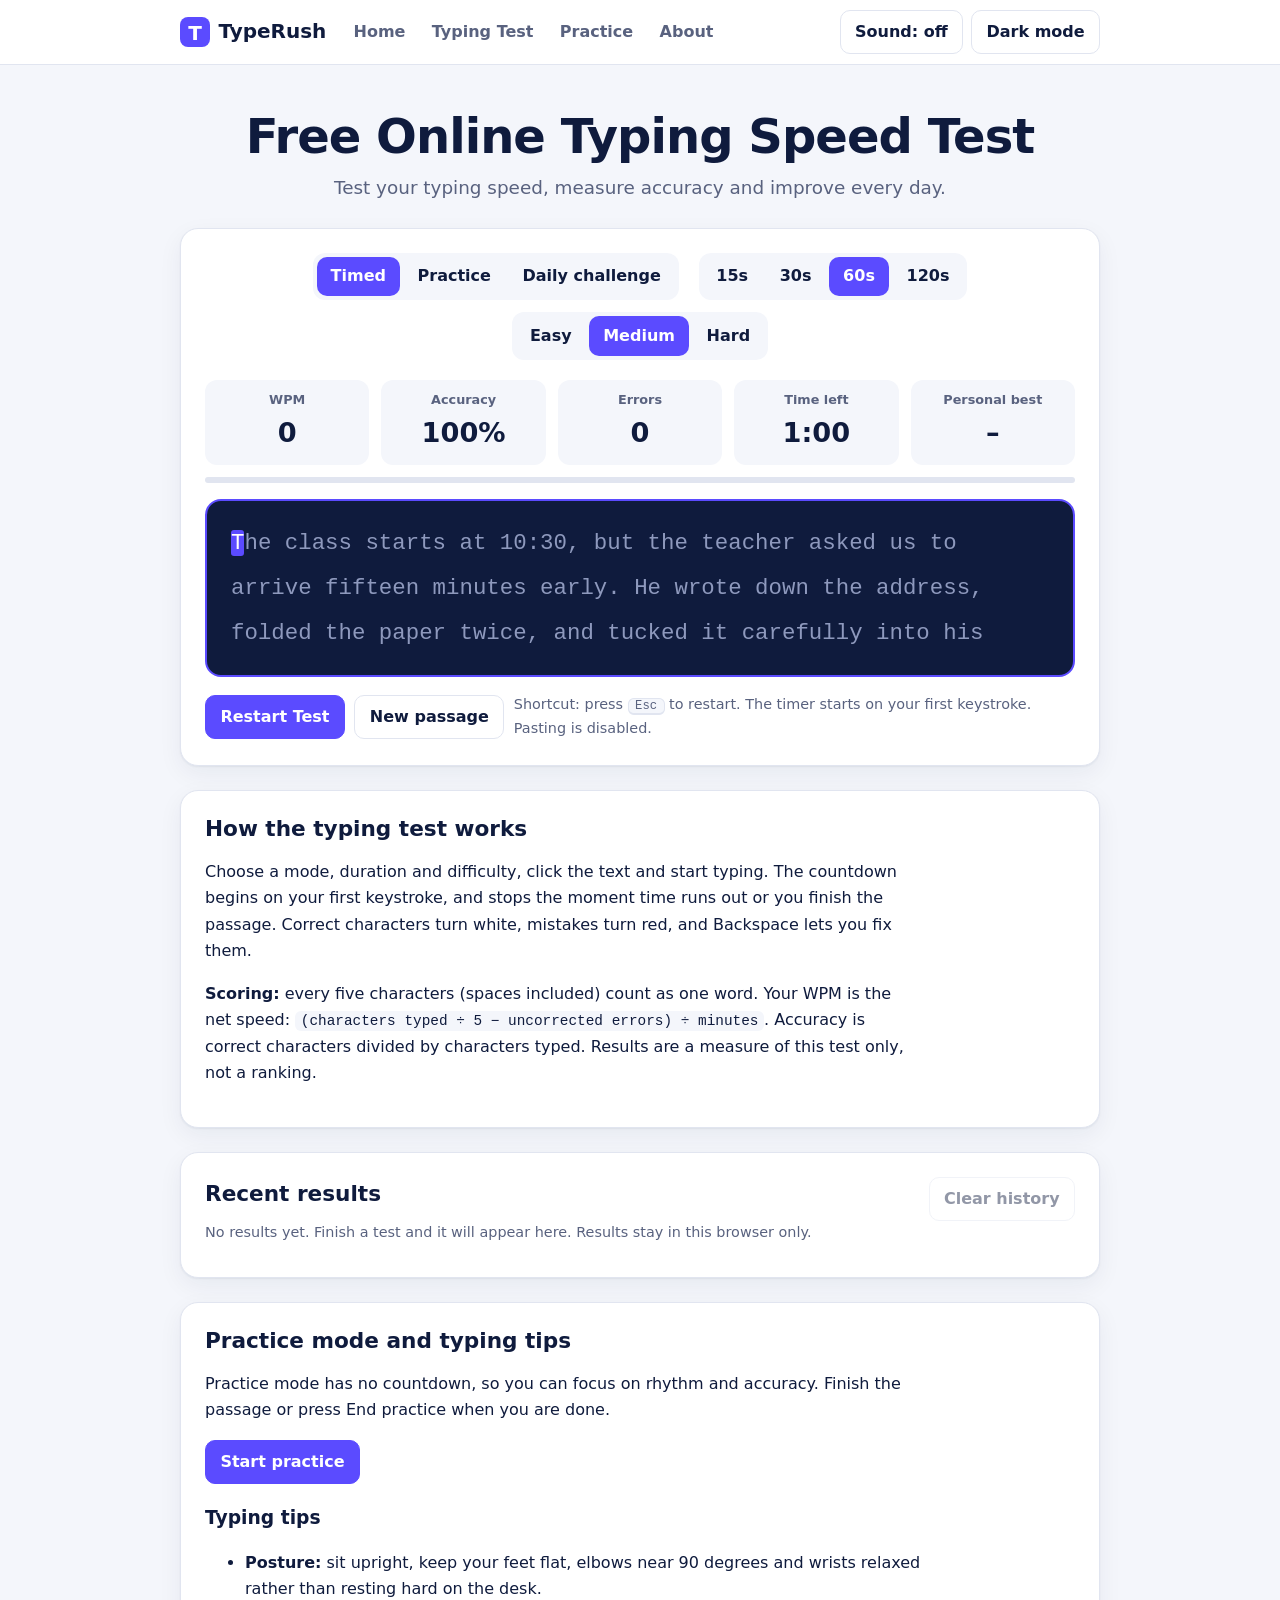
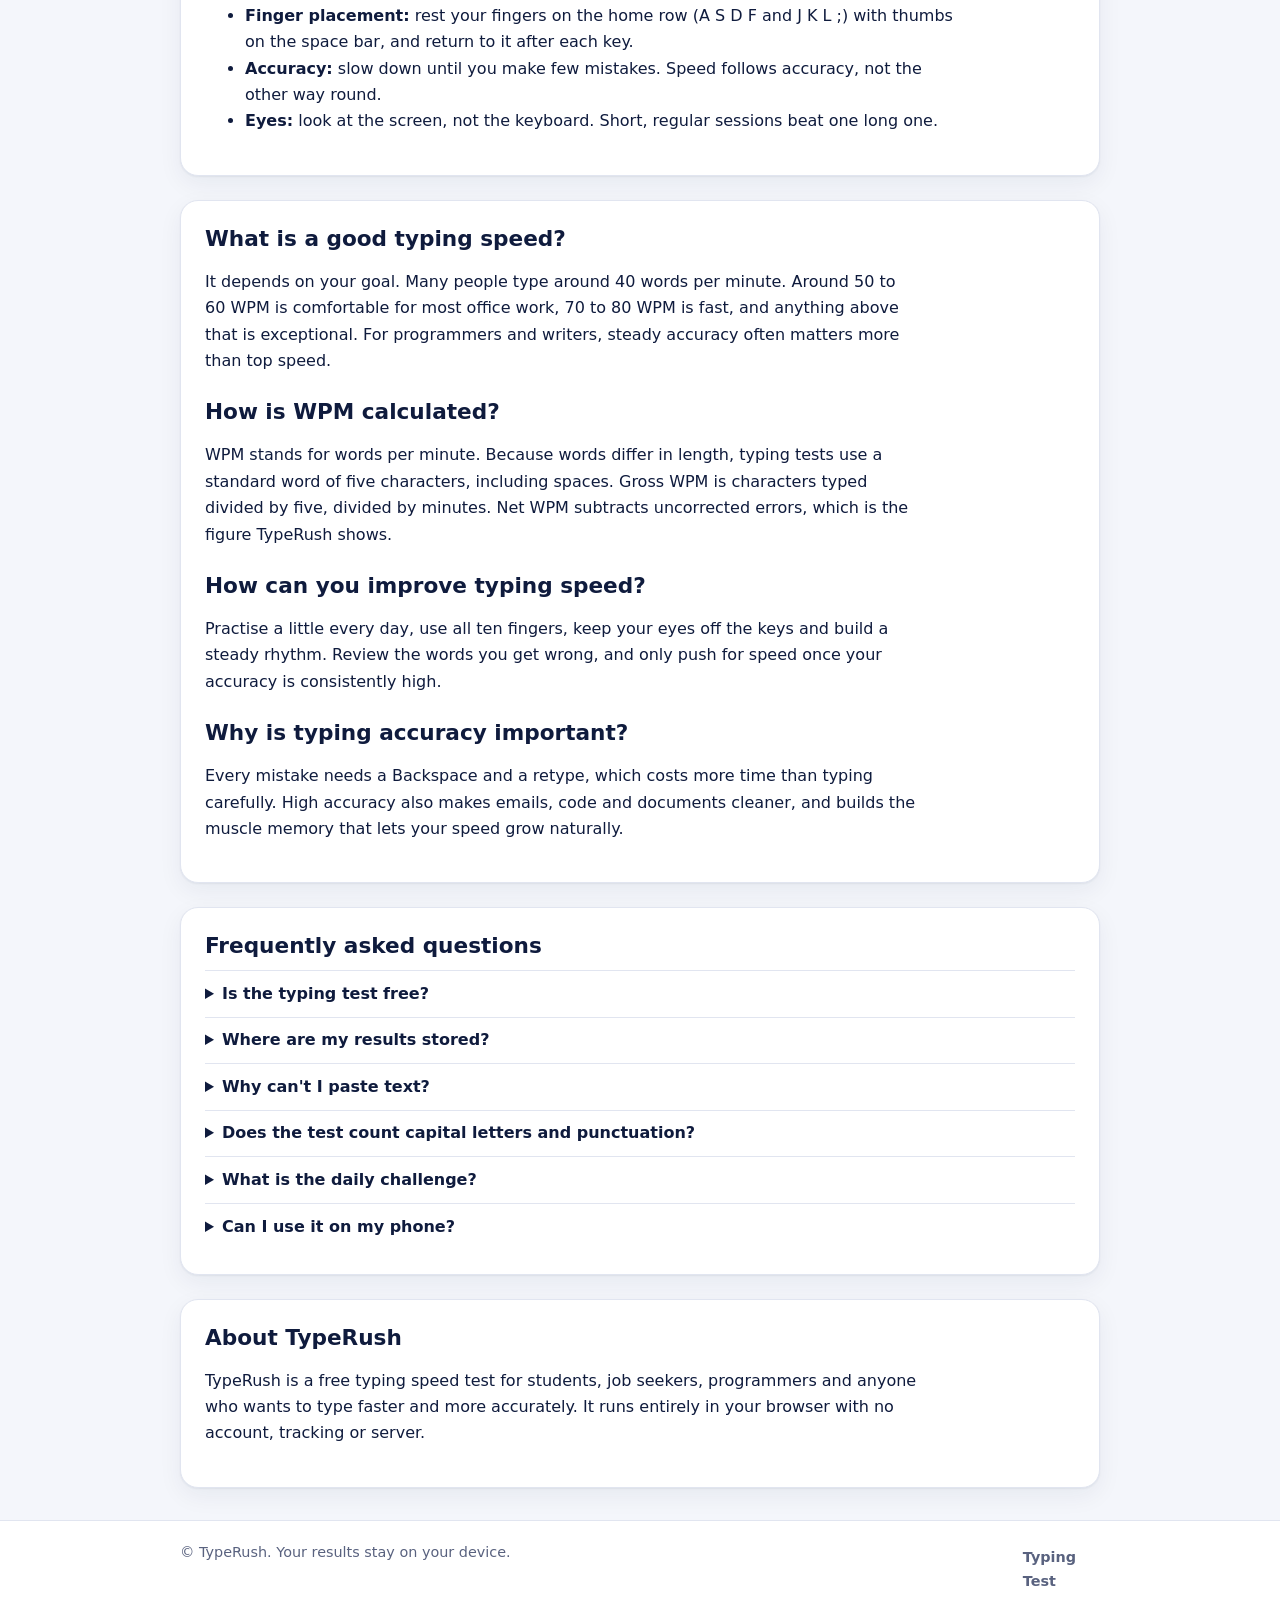
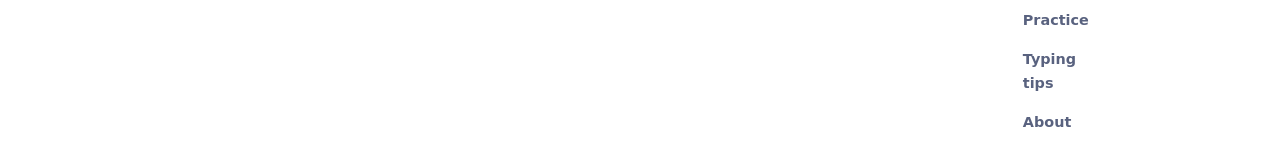
<file: index.html>
<!DOCTYPE html>
<html lang="en">
<head>
<meta charset="utf-8">
<meta name="viewport" content="width=device-width, initial-scale=1">
<meta name="google-adsense-account" content="ca-pub-1926034605783456">
<title>Free Typing Speed Test — Check Your WPM | TypeRush</title>
<meta name="description" content="Take a free typing speed test with 15, 30, 60 or 120 second options. Measure your words per minute and accuracy, practise without a timer and track your progress. No account needed.">
<meta name="theme-color" content="#0f1b3d">
<link rel="icon" href="data:image/svg+xml,%3Csvg xmlns='http://www.w3.org/2000/svg' viewBox='0 0 32 32'%3E%3Crect width='32' height='32' rx='8' fill='%235b4bff'/%3E%3Ctext x='16' y='23' font-size='20' font-family='Arial' font-weight='700' text-anchor='middle' fill='white'%3ET%3C/text%3E%3C/svg%3E">
<link rel="stylesheet" href="style.css">
<script>/* apply saved theme before first paint */try{document.documentElement.dataset.theme=JSON.parse(localStorage.getItem('typerush.theme'))||'light'}catch(e){}</script>
<script async src="https://pagead2.googlesyndication.com/pagead/js/adsbygoogle.js?client=ca-pub-1926034605783456"
     crossorigin="anonymous"></script>
</head>
<body>
<a class="skip" href="#test">Skip to the typing test</a>

<header class="site">
  <div class="wrap bar">
    <a class="logo" href="#home" aria-label="TypeRush home"><span class="mark">T</span>TypeRush</a>
    <nav aria-label="Main">
      <a href="#home">Home</a><a href="#test">Typing Test</a><a href="#practice">Practice</a><a href="#about">About</a>
    </nav>
    <div class="tools">
      <button id="soundBtn" class="ghost" aria-pressed="false">Sound: off</button>
      <button id="themeBtn" class="ghost" aria-pressed="false">Dark mode</button>
    </div>
  </div>
</header>

<main class="wrap">
  <section id="home" class="hero">
    <h1>Free Online Typing Speed Test</h1>
    <p>Test your typing speed, measure accuracy and improve every day.</p>
  </section>

  <section id="test" class="card test" aria-labelledby="testTitle">
    <h2 id="testTitle" class="sr-only">Typing test</h2>
    <div class="opts">
      <div class="group" role="group" aria-label="Test mode">
        <button data-mode="timed">Timed</button><button data-mode="practice">Practice</button><button data-mode="daily">Daily challenge</button>
      </div>
      <div class="group" role="group" aria-label="Duration">
        <button data-dur="15">15s</button><button data-dur="30">30s</button><button data-dur="60">60s</button><button data-dur="120">120s</button>
      </div>
      <div class="group" role="group" aria-label="Difficulty">
        <button data-diff="easy">Easy</button><button data-diff="medium">Medium</button><button data-diff="hard">Hard</button>
      </div>
    </div>

    <dl class="stats">
      <div><dt>WPM</dt><dd id="wpm">0</dd></div>
      <div><dt>Accuracy</dt><dd id="acc">100%</dd></div>
      <div><dt>Errors</dt><dd id="err">0</dd></div>
      <div><dt id="timeLabel">Time left</dt><dd id="time">1:00</dd></div>
      <div><dt>Personal best</dt><dd id="best">&ndash;</dd></div>
    </dl>
    <div class="progress" role="progressbar" aria-label="Test progress" aria-valuemin="0" aria-valuemax="100" aria-valuenow="0"><span id="bar"></span></div>

    <div class="passage-wrap">
      <div id="passage" class="passage" aria-hidden="true"></div>
      <input id="typingInput" type="text" autocomplete="off" autocapitalize="off" autocorrect="off" spellcheck="false" aria-label="Type the passage shown on screen">
      <div class="start-hint">Click here and start typing</div>
    </div>

    <div class="actions">
      <button id="restartBtn" class="primary">Restart Test</button>
      <button id="newBtn">New passage</button>
      <button id="endBtn" hidden>End practice</button>
      <p class="hint">Shortcut: press <kbd>Esc</kbd> to restart. The timer starts on your first keystroke. Pasting is disabled.</p>
    </div>

    <div id="results" class="results" hidden tabindex="-1" aria-live="polite">
      <h2>Your result</h2>
      <p id="newBest" class="badge" hidden>New personal best!</p>
      <div class="big"><span id="rWpm">0</span><small>WPM</small></div>
      <p id="rMsg" class="msg"></p>
      <dl class="stats small">
        <div><dt>Accuracy</dt><dd id="rAcc"></dd></div>
        <div><dt>Correct characters</dt><dd id="rOk"></dd></div>
        <div><dt>Incorrect characters</dt><dd id="rBad"></dd></div>
        <div><dt>Total typed</dt><dd id="rTotal"></dd></div>
        <div><dt>Time completed</dt><dd id="rTime"></dd></div>
      </dl>
      <div class="viz">
        <p>Characters: <span id="vizOkTxt"></span></p>
        <div class="stack" aria-hidden="true"><span id="vizOk"></span><span id="vizBad"></span></div>
        <p id="vizBestTxt"></p>
        <div class="stack single" aria-hidden="true"><span id="vizBest"></span></div>
      </div>
      <div class="actions">
        <button id="againBtn" class="primary">Try Again</button>
        <button id="shareBtn">Share Results</button>
        <p id="shareMsg" class="hint" role="status"></p>
      </div>
    </div>
  </section>

  <section class="card prose" aria-labelledby="how">
    <h2 id="how">How the typing test works</h2>
    <p>Choose a mode, duration and difficulty, click the text and start typing. The countdown begins on your first keystroke, and stops the moment time runs out or you finish the passage. Correct characters turn white, mistakes turn red, and Backspace lets you fix them.</p>
    <p><strong>Scoring:</strong> every five characters (spaces included) count as one word. Your WPM is the net speed: <code>(characters typed &divide; 5 &minus; uncorrected errors) &divide; minutes</code>. Accuracy is correct characters divided by characters typed. Results are a measure of this test only, not a ranking.</p>
  </section>

  <section class="card" aria-labelledby="hist">
    <div class="row">
      <h2 id="hist">Recent results</h2>
      <button id="clearBtn">Clear history</button>
    </div>
    <p id="historyEmpty" class="hint">No results yet. Finish a test and it will appear here. Results stay in this browser only.</p>
    <ol id="historyList" class="history"></ol>
  </section>

  <section id="practice" class="card prose" aria-labelledby="prac">
    <h2 id="prac">Practice mode and typing tips</h2>
    <p>Practice mode has no countdown, so you can focus on rhythm and accuracy. Finish the passage or press End practice when you are done.</p>
    <p><button id="startPractice" class="primary">Start practice</button></p>
    <h3 id="tips">Typing tips</h3>
    <ul>
      <li><strong>Posture:</strong> sit upright, keep your feet flat, elbows near 90 degrees and wrists relaxed rather than resting hard on the desk.</li>
      <li><strong>Finger placement:</strong> rest your fingers on the home row (A S D F and J K L ;) with thumbs on the space bar, and return to it after each key.</li>
      <li><strong>Accuracy:</strong> slow down until you make few mistakes. Speed follows accuracy, not the other way round.</li>
      <li><strong>Eyes:</strong> look at the screen, not the keyboard. Short, regular sessions beat one long one.</li>
    </ul>
  </section>

  <article class="card prose" aria-labelledby="good">
    <h2 id="good">What is a good typing speed?</h2>
    <p>It depends on your goal. Many people type around 40 words per minute. Around 50 to 60 WPM is comfortable for most office work, 70 to 80 WPM is fast, and anything above that is exceptional. For programmers and writers, steady accuracy often matters more than top speed.</p>
    <h2 id="calc">How is WPM calculated?</h2>
    <p>WPM stands for words per minute. Because words differ in length, typing tests use a standard word of five characters, including spaces. Gross WPM is characters typed divided by five, divided by minutes. Net WPM subtracts uncorrected errors, which is the figure TypeRush shows.</p>
    <h2 id="improve">How can you improve typing speed?</h2>
    <p>Practise a little every day, use all ten fingers, keep your eyes off the keys and build a steady rhythm. Review the words you get wrong, and only push for speed once your accuracy is consistently high.</p>
    <h2 id="accuracy">Why is typing accuracy important?</h2>
    <p>Every mistake needs a Backspace and a retype, which costs more time than typing carefully. High accuracy also makes emails, code and documents cleaner, and builds the muscle memory that lets your speed grow naturally.</p>
  </article>

  <section class="card prose" aria-labelledby="faq">
    <h2 id="faq">Frequently asked questions</h2>
    <details><summary>Is the typing test free?</summary><p>Yes. There is no account, no payment and nothing to install.</p></details>
    <details><summary>Where are my results stored?</summary><p>Only in your browser's local storage on this device. Nothing is sent anywhere, and you can erase it with Clear history.</p></details>
    <details><summary>Why can't I paste text?</summary><p>Pasting is blocked so every result reflects real typing.</p></details>
    <details><summary>Does the test count capital letters and punctuation?</summary><p>Yes. Each character must match exactly, including capitals, spaces and punctuation.</p></details>
    <details><summary>What is the daily challenge?</summary><p>A built-in passage that changes each day and is the same for everyone on that date. It works offline.</p></details>
    <details><summary>Can I use it on my phone?</summary><p>Yes. Tap the text to open your keyboard. A physical keyboard will usually give faster scores.</p></details>
  </section>

  <section id="about" class="card prose" aria-labelledby="aboutH">
    <h2 id="aboutH">About TypeRush</h2>
    <p>TypeRush is a free typing speed test for students, job seekers, programmers and anyone who wants to type faster and more accurately. It runs entirely in your browser with no account, tracking or server.</p>
  </section>
</main>

<footer class="site foot">
  <div class="wrap">
    <p>&copy; TypeRush. Your results stay on your device.</p>
    <nav aria-label="Footer"><a href="#test">Typing Test</a><a href="#practice">Practice</a><a href="#tips">Typing tips</a><a href="#about">About</a></nav>
  </div>
</footer>
<script src="script.js"></script>
</body>
</html>
</file>
<file: style.css>
/* TypeRush styles: light theme by default, dark theme via [data-theme="dark"] */
:root{--bg:#f4f6fb;--card:#fff;--ink:#0f1b3d;--muted:#59627f;--line:#e1e5f0;--accent:#5b4bff;--accent-ink:#fff;--screen:#0f1b3d;--shadow:0 1px 2px rgba(15,27,61,.06),0 8px 24px rgba(15,27,61,.06);
--sans:"Segoe UI",system-ui,-apple-system,Roboto,Helvetica,Arial,sans-serif;--mono:ui-monospace,"SFMono-Regular",Menlo,Consolas,monospace}
[data-theme="dark"]{--bg:#0a1127;--card:#121a36;--ink:#eaeefc;--muted:#a3abc9;--line:#232d52;--accent:#8c82ff;--accent-ink:#0a1127;--screen:#070c1e;--shadow:0 8px 24px rgba(0,0,0,.35)}
*{box-sizing:border-box}
html{scroll-behavior:smooth;scroll-padding-top:5rem}
body{margin:0;background:var(--bg);color:var(--ink);font:1rem/1.65 var(--sans);transition:background .25s,color .25s}
[hidden]{display:none!important}
.wrap{max-width:960px;margin:0 auto;padding:0 1.25rem}
a{color:var(--accent)}
:focus-visible{outline:3px solid var(--accent);outline-offset:2px}
.sr-only{position:absolute;width:1px;height:1px;overflow:hidden;clip:rect(0 0 0 0)}
.skip{position:absolute;left:-999px;top:.5rem;background:var(--accent);color:var(--accent-ink);padding:.5rem 1rem;border-radius:8px;z-index:10}
.skip:focus{left:.5rem}

header.site{position:sticky;top:0;z-index:5;background:var(--card);border-bottom:1px solid var(--line)}
.bar{display:flex;align-items:center;gap:1rem;flex-wrap:wrap;padding-top:.6rem;padding-bottom:.6rem}
.logo{display:flex;align-items:center;gap:.5rem;font-weight:800;font-size:1.25rem;color:var(--ink);text-decoration:none}
.mark{display:grid;place-items:center;width:1.9rem;height:1.9rem;border-radius:8px;background:var(--accent);color:var(--accent-ink);font-weight:800}
nav{display:flex;gap:.25rem;flex:1;flex-wrap:wrap}
nav a{color:var(--muted);text-decoration:none;padding:.35rem .7rem;border-radius:8px;font-weight:600}
nav a:hover{color:var(--ink);background:var(--bg)}
.tools{display:flex;gap:.5rem}

button{font:inherit;font-weight:600;color:var(--ink);background:var(--card);border:1px solid var(--line);border-radius:10px;padding:.5rem .9rem;cursor:pointer;transition:background .15s,border-color .15s,transform .1s}
button:hover:not(:disabled){border-color:var(--accent)}
button:active:not(:disabled){transform:translateY(1px)}
button:disabled{opacity:.45;cursor:not-allowed}
button.primary,button[aria-pressed="true"]{background:var(--accent);border-color:var(--accent);color:var(--accent-ink)}
.ghost[aria-pressed="true"]{background:var(--bg);color:var(--ink);border-color:var(--accent)}

.hero{text-align:center;padding:2.75rem 0 1.5rem}
h1{font-size:clamp(2rem,5vw,3rem);line-height:1.15;margin:0 0 .6rem;letter-spacing:-.02em}
.hero p{margin:0;color:var(--muted);font-size:1.15rem}
h2{font-size:1.35rem;line-height:1.3;margin:0 0 .6rem}
h3{margin:1.2rem 0 .4rem}

.card{background:var(--card);border:1px solid var(--line);border-radius:18px;box-shadow:var(--shadow);padding:1.5rem;margin-bottom:1.5rem}
.card.test{padding:1.5rem}
.prose p,.prose li{max-width:70ch}
.prose h2:not(:first-child){margin-top:1.5rem}
code{background:var(--bg);padding:.1rem .35rem;border-radius:6px;font-size:.9em}
kbd{background:var(--bg);border:1px solid var(--line);border-bottom-width:2px;border-radius:6px;padding:0 .4rem;font-family:var(--mono);font-size:.85em}

.opts{display:flex;flex-wrap:wrap;gap:.75rem 1.25rem;justify-content:center;margin-bottom:1.25rem}
.group{display:flex;gap:.25rem;background:var(--bg);padding:.25rem;border-radius:12px}
.group button{border-color:transparent;background:transparent;padding:.35rem .8rem}
.group button[aria-pressed="true"]{background:var(--accent);color:var(--accent-ink)}

.stats{display:grid;grid-template-columns:repeat(5,1fr);gap:.75rem;margin:0 0 .75rem}
.stats>div{background:var(--bg);border-radius:12px;padding:.6rem .5rem;text-align:center}
.stats dt{font-size:.8rem;color:var(--muted);font-weight:600}
.stats dd{margin:0;font-size:1.7rem;font-weight:800;font-variant-numeric:tabular-nums}
.stats.small dd{font-size:1.25rem}
.progress{height:6px;background:var(--line);border-radius:6px;overflow:hidden;margin-bottom:1rem}
.progress span{display:block;height:100%;width:0;background:var(--accent);transition:width .2s linear}

.passage-wrap{position:relative;background:var(--screen);border-radius:16px;padding:1.25rem 1.5rem;border:2px solid transparent;transition:border-color .2s}
.passage-wrap:focus-within{border-color:var(--accent)}
.passage{position:relative;height:8.4rem;overflow:hidden;font:1.4rem/2.8rem var(--mono);color:#8e99bd;scroll-behavior:auto;word-break:keep-all}
.word{display:inline-block}
.passage .ok{color:#f1f4ff}
.passage .bad{color:#ff8a97;background:rgba(255,90,110,.2);border-radius:3px}
.passage .cur{background:var(--accent);color:#fff;border-radius:3px}
[data-theme="dark"] .passage .cur{color:#0a1127}
#typingInput{position:absolute;inset:0;width:100%;height:100%;opacity:0;cursor:text;font-size:16px;border:0;padding:0}
.start-hint{position:absolute;inset:0;display:grid;place-items:center;pointer-events:none;color:#fff;font-weight:600;background:rgba(7,12,30,.55);border-radius:14px;transition:opacity .2s}
.passage-wrap:focus-within .start-hint{opacity:0}

.actions{display:flex;flex-wrap:wrap;align-items:center;gap:.6rem;margin-top:1rem}
.hint{color:var(--muted);font-size:.9rem;margin:0}
.actions .hint{flex:1 1 220px}
.row{display:flex;justify-content:space-between;align-items:center;gap:1rem;flex-wrap:wrap}
.history{padding-left:1.25rem;margin:.5rem 0 0}
.history li{padding:.2rem 0}

.results{margin-top:1.5rem;padding-top:1.5rem;border-top:1px solid var(--line);outline:0;animation:rise .35s ease-out}
@keyframes rise{from{opacity:0;transform:translateY(8px)}}
.big{font-size:4rem;font-weight:800;line-height:1;margin:.25rem 0}
.big small{font-size:1.1rem;color:var(--muted);margin-left:.4rem}
.msg{margin:.25rem 0 1rem;font-size:1.05rem}
.badge{display:inline-block;margin:0;padding:.15rem .7rem;border-radius:99px;background:var(--accent);color:var(--accent-ink);font-weight:700;font-size:.85rem}
.viz p{margin:.75rem 0 .3rem;font-size:.9rem;color:var(--muted)}
.stack{display:flex;height:14px;background:var(--line);border-radius:7px;overflow:hidden}
.stack span{display:block;height:100%;transition:width .5s}
#vizOk{background:#2fa36b}#vizBad{background:#e5484d}#vizBest{background:var(--accent)}

details{border-top:1px solid var(--line);padding:.6rem 0}
summary{cursor:pointer;font-weight:600}
details p{margin:.5rem 0 0;color:var(--muted)}
.foot{border-top:1px solid var(--line);background:var(--card);margin-top:2rem;padding:1.25rem 0;color:var(--muted);font-size:.9rem}
.foot .wrap{display:flex;justify-content:space-between;flex-wrap:wrap;gap:.5rem}
.foot p{margin:0}.foot nav{flex:0}

@media (max-width:640px){
  .stats{grid-template-columns:repeat(3,1fr)}
  .passage{font-size:1.1rem;line-height:2.2rem;height:6.6rem}
  .passage-wrap{padding:1rem}
  .card{padding:1.1rem}
  .big{font-size:3rem}
}
@media (prefers-reduced-motion:reduce){*{transition:none!important;animation:none!important;scroll-behavior:auto!important}}
</file>
